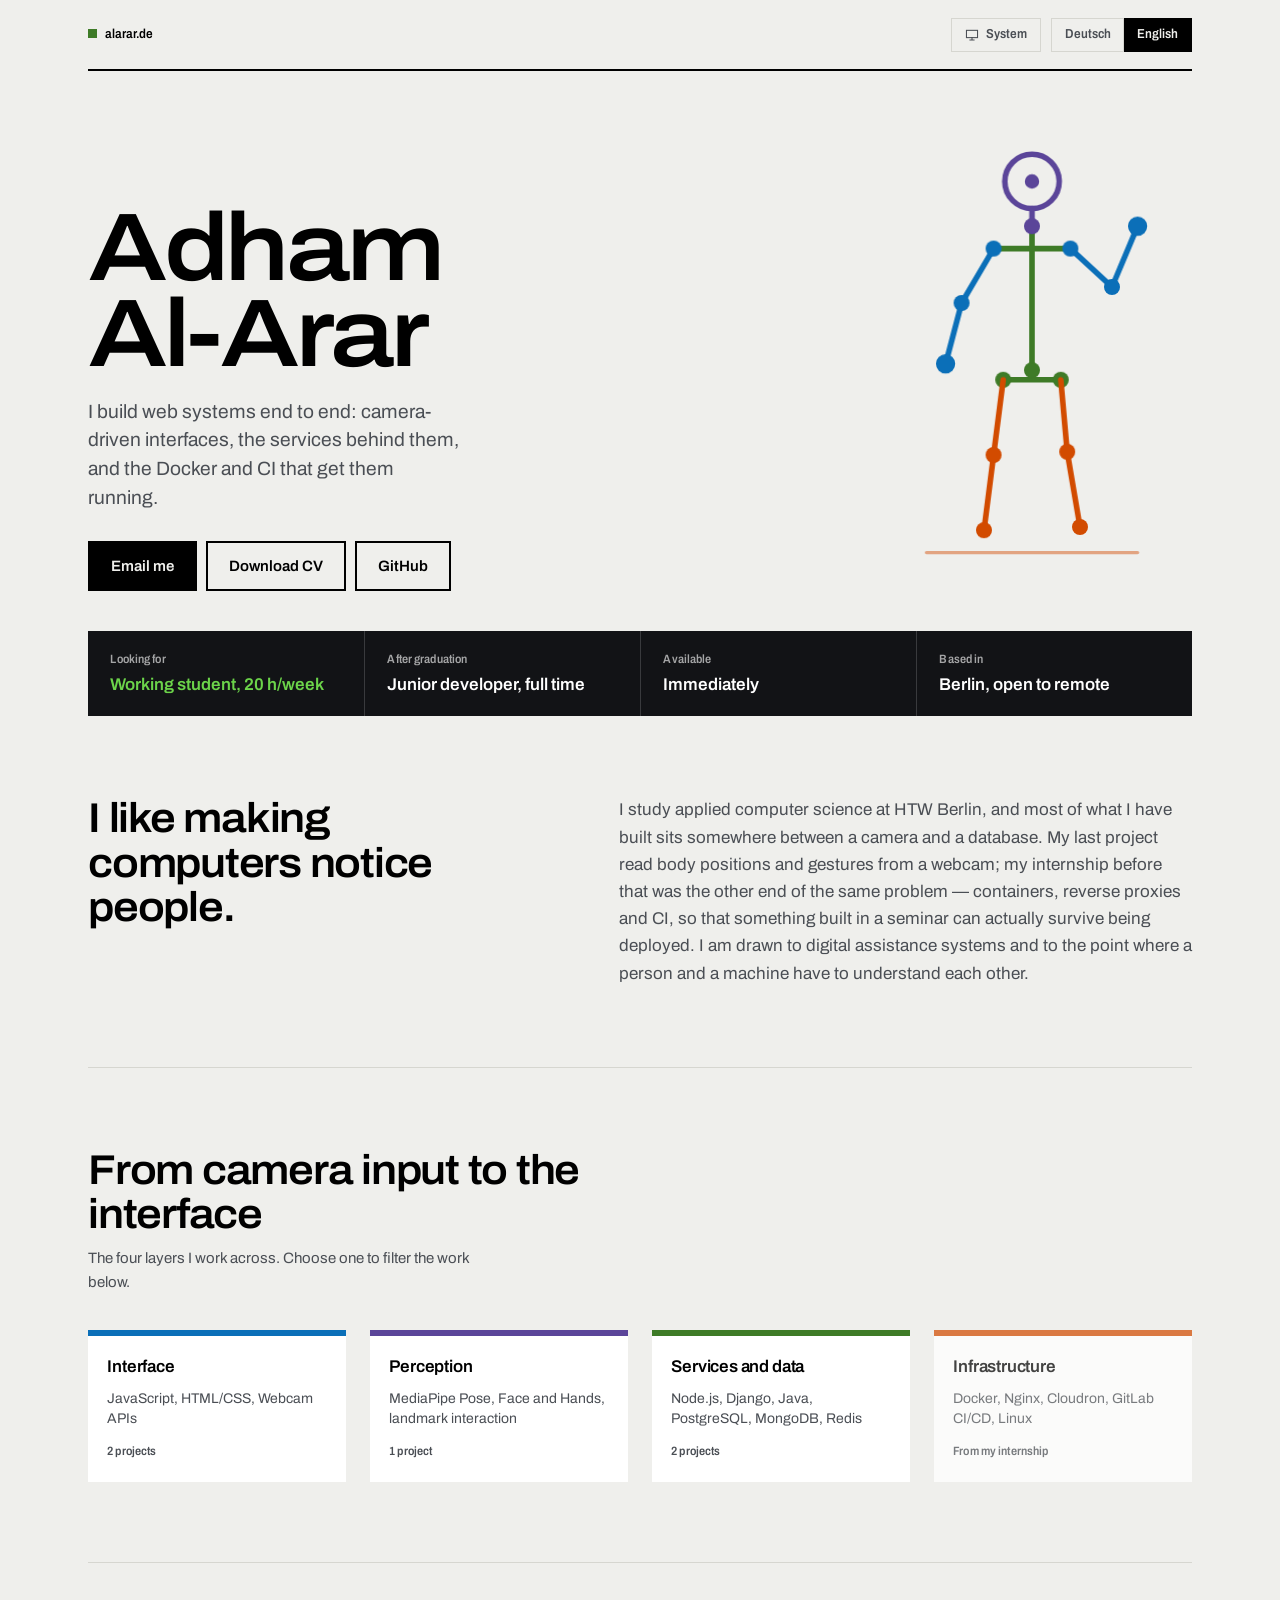
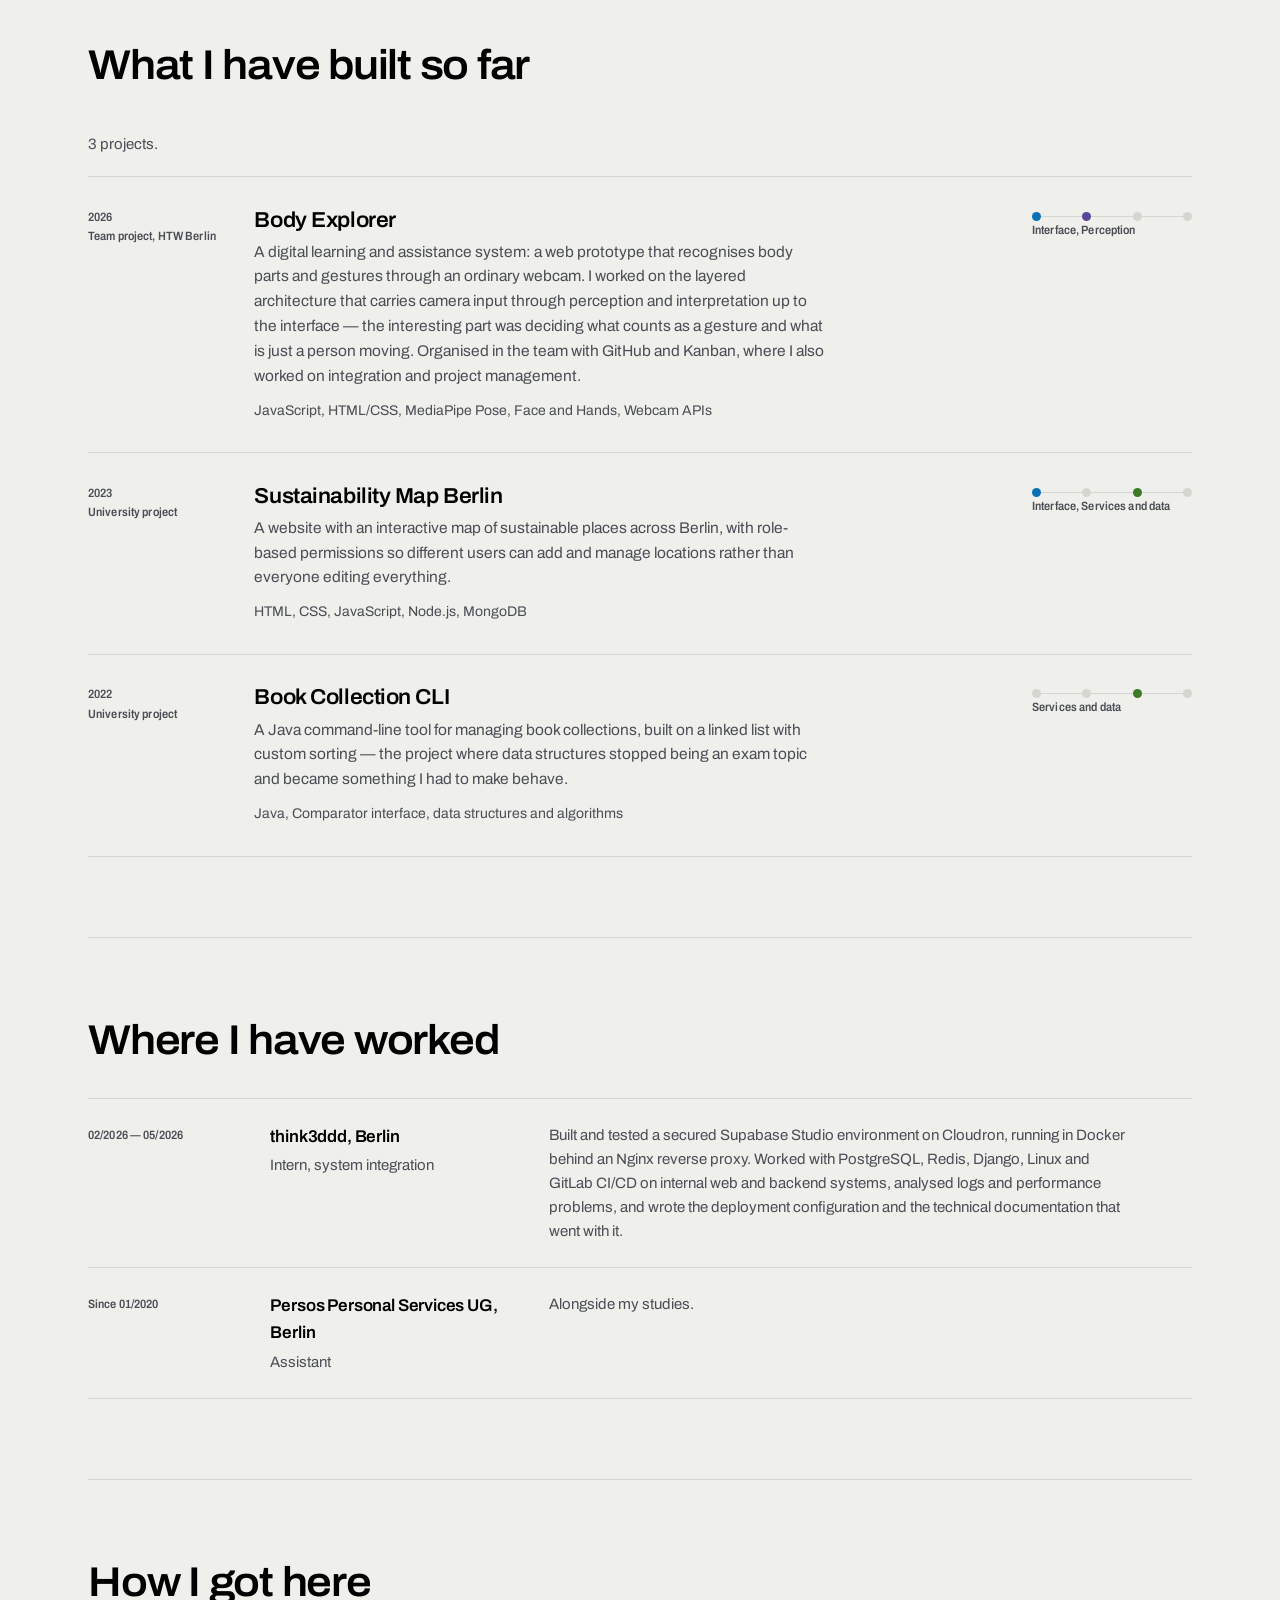
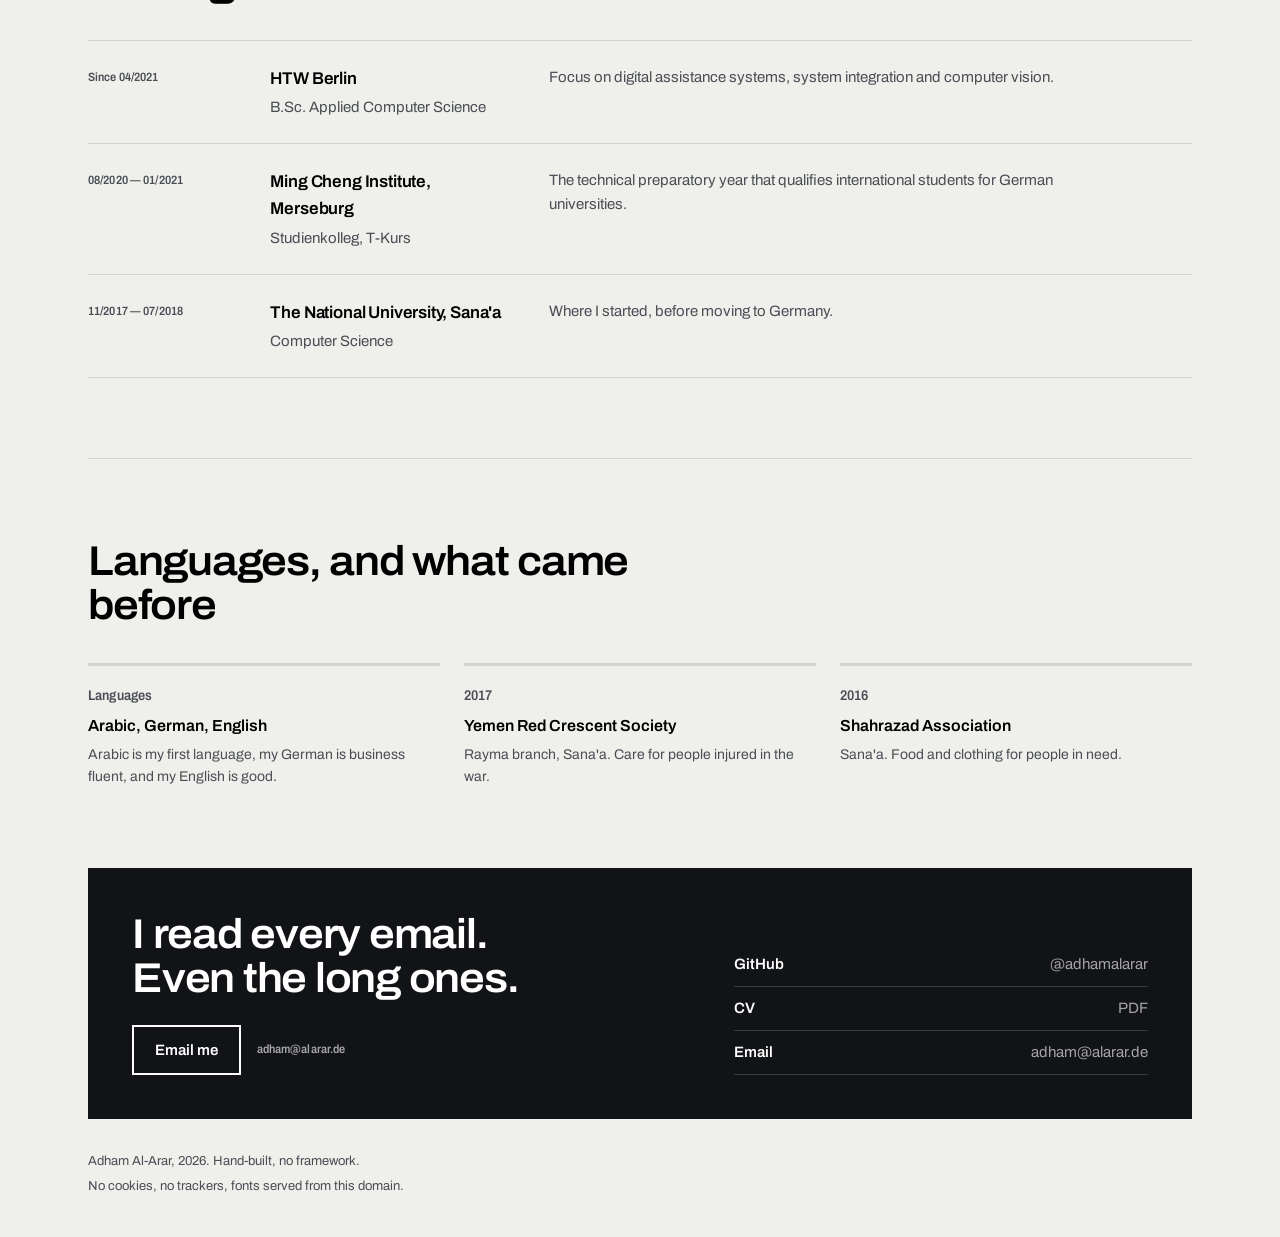
<file: index.html>
<!doctype html>
<html lang="en">
<head>
<meta charset="utf-8">
<meta name="viewport" content="width=device-width, initial-scale=1">
<title>Adham Al-Arar — Applied computer science, Berlin</title>
<meta name="description" content="Applied computer science student at HTW Berlin. Looking for a working-student role, 20 h/week, in Berlin or remote. System integration, web systems and computer-vision interfaces.">
<link rel="preload" href="font/archivo-latin.woff2" as="font" type="font/woff2" crossorigin>
<link rel="stylesheet" href="style.css?v=3">
<link rel="icon" href="data:image/svg+xml,<svg xmlns='http://www.w3.org/2000/svg' viewBox='0 0 32 32'><rect width='32' height='32' fill='%23121316'/><circle cx='16' cy='9' r='4' fill='%23a78bde'/><path d='M16 14v8M9 27l7-5 7 5' stroke='%234ea8e8' stroke-width='2.5' fill='none' stroke-linecap='round'/></svg>">
<script>
// Runs before the first paint, so the right theme is already on <html>
// and a visitor who picked dark never sees a flash of light.
(function () {
  var root = document.documentElement;
  root.className = "js";
  var choice = null;
  try { choice = localStorage.getItem("theme"); } catch (e) {}
  if (choice !== "light" && choice !== "dark") choice = "system";
  root.dataset.themeChoice = choice;
  root.dataset.theme = choice !== "system" ? choice
    : (window.matchMedia("(prefers-color-scheme: dark)").matches ? "dark" : "light");
}());
</script>
</head>

<!-- data-title-de: the page title swaps with the language -->
<body data-title-de="Adham Al-Arar — Angewandte Informatik, Berlin">

<a class="skip" href="#work" data-de="Zu den Projekten springen">Skip to the work</a>

<div class="page">

  <header class="topbar">
    <a class="mark" href="/">alarar.de</a>
    <div class="tools">
      <!-- Hidden until the script unhides it: there is nothing to toggle without
           JavaScript. The icons carry size and stroke as attributes, not only as
           CSS, so the button stays presentable even if the stylesheet is missing. -->
      <button class="theme-toggle" id="theme-toggle" type="button" hidden>
        <span class="theme-icon" aria-hidden="true">
          <svg data-mode="system" viewBox="0 0 24 24" width="14" height="14" fill="none" stroke="currentColor" stroke-width="1.8" stroke-linecap="square"><rect x="2.5" y="4" width="19" height="12.5"/><path d="M8.5 20.5h7M12 16.5v4"/></svg>
          <svg data-mode="light" viewBox="0 0 24 24" width="14" height="14" fill="none" stroke="currentColor" stroke-width="1.8" stroke-linecap="square"><circle cx="12" cy="12" r="4"/><path d="M12 2.5v2.2M12 19.3v2.2M4.2 4.2l1.6 1.6M18.2 18.2l1.6 1.6M2.5 12h2.2M19.3 12h2.2M4.2 19.8l1.6-1.6M18.2 5.8l1.6-1.6"/></svg>
          <svg data-mode="dark" viewBox="0 0 24 24" width="14" height="14" fill="none" stroke="currentColor" stroke-width="1.8" stroke-linecap="square"><path d="M21 12.8A9 9 0 1 1 11.2 3a7 7 0 0 0 9.8 9.8z"/></svg>
        </span>
        <span class="vh" data-de="Farbschema:">Theme:</span>
        <span class="theme-name">
          <span data-mode="system" data-de="System">System</span>
          <span data-mode="light" data-de="Hell">Light</span>
          <span data-mode="dark" data-de="Dunkel">Dark</span>
        </span>
      </button>
      <div class="lang" role="group" aria-label="Language">
        <button type="button" data-lang="de" aria-pressed="false">Deutsch</button>
        <button type="button" data-lang="en" aria-pressed="true">English</button>
      </div>
    </div>
  </header>

  <!-- ============ hero ============ -->
  <section class="hero" aria-label="Introduction">
    <div>
      <h1 class="name">Adham <span>Al-Arar</span></h1>
      <p class="lede" data-de="Ich baue Websysteme von der Kamera bis zum Deployment: kamerabasierte Oberflächen, die Dienste dahinter und das Docker- und CI-Setup, mit dem sie am Ende auch laufen.">I build web systems end to end: camera-driven interfaces, the services behind them, and the Docker and CI that get them running.</p>
      <div class="hero-actions">
        <a class="btn solid" href="mailto:adham@alarar.de" data-de="Schreiben Sie mir">Email me</a>
        <a class="btn" href="cv.pdf" data-de="Lebenslauf (PDF, englisch)">Download CV</a>
        <a class="btn" href="https://github.com/adhamalarar">GitHub</a>
      </div>
    </div>

    <div class="figure">
      <!-- Otl Aicher drew people as points joined by segments. So does MediaPipe.
           Each limb group carries the colour of the layer it stands for. -->
      <svg class="fig" viewBox="0 0 200 290" role="img" aria-labelledby="figure-title">
        <title id="figure-title" data-de="Eine Strichfigur aus Gelenkpunkten, wie sie eine Pose-Erkennung aus einem Kamerabild liest.">A stick figure of joint landmarks, of the kind pose detection reads out of a camera frame.</title>

        <g data-part="services">
          <path class="bone" pathLength="1" d="M100 62 L100 152"/>
          <path class="bone" pathLength="1" d="M76 76 L124 76"/>
          <path class="bone" pathLength="1" d="M82 158 L118 158"/>
          <circle class="joint" cx="100" cy="152" r="5"/>
          <circle class="joint" cx="82" cy="158" r="5"/>
          <circle class="joint" cx="118" cy="158" r="5"/>
        </g>

        <g data-part="interface">
          <path class="bone" pathLength="1" d="M76 76 L56 110 L46 148"/>
          <path class="bone" pathLength="1" d="M124 76 L150 100 L166 62"/>
          <circle class="joint" cx="76" cy="76" r="5"/>
          <circle class="joint" cx="124" cy="76" r="5"/>
          <circle class="joint" cx="56" cy="110" r="5"/>
          <circle class="joint" cx="150" cy="100" r="5"/>
          <circle class="joint" cx="46" cy="148" r="6"/>
          <circle class="joint" cx="166" cy="62" r="6"/>
        </g>

        <g data-part="infra">
          <path class="bone" pathLength="1" d="M82 158 L76 205 L70 252"/>
          <path class="bone" pathLength="1" d="M118 158 L122 203 L130 250"/>
          <circle class="joint" cx="76" cy="205" r="5"/>
          <circle class="joint" cx="122" cy="203" r="5"/>
          <circle class="joint" cx="70" cy="252" r="5"/>
          <circle class="joint" cx="130" cy="250" r="5"/>
          <path class="bone ground" pathLength="1" d="M34 266 L166 266"/>
        </g>

        <g data-part="perception">
          <path class="bone" pathLength="1" d="M100 51 L100 62"/>
          <circle class="bone" pathLength="1" cx="100" cy="34" r="17"/>
          <circle class="joint" cx="100" cy="34" r="4.5"/>
          <circle class="joint" cx="100" cy="62" r="5"/>
        </g>
      </svg>
    </div>
  </section>

  <!-- ============ availability ============ -->
  <!-- The four things a German employer checks before reading anything else.
       TODO: correct "Immediately" / "ab sofort" if you have a start date.
       TODO: if your residence permit already allows the work, say so here —
             it removes the one doubt that stops student applications. -->
  <section class="band" aria-label="Availability">
    <div>
      <p class="data" data-de="Ich suche">Looking for</p>
      <strong class="live" data-de="Werkstudent, 20 Std./Woche">Working student, 20 h/week</strong>
    </div>
    <div>
      <p class="data" data-de="Nach dem Abschluss">After graduation</p>
      <strong data-de="Berufseinstieg als Junior-Entwickler">Junior developer, full time</strong>
    </div>
    <div>
      <p class="data" data-de="Verfügbar">Available</p>
      <strong data-de="ab sofort">Immediately</strong>
    </div>
    <div>
      <p class="data" data-de="Standort">Based in</p>
      <strong data-de="Berlin, remote möglich">Berlin, open to remote</strong>
    </div>
  </section>

  <!-- ============ about ============ -->
  <section class="strip about" aria-labelledby="about-heading">
    <h2 class="heading" id="about-heading" data-de="Ich bringe Computern bei, Menschen zu bemerken.">I like making computers notice people.</h2>
    <div>
      <p class="prose" data-de="Ich studiere Angewandte Informatik an der HTW Berlin, und fast alles, was ich bisher gebaut habe, liegt irgendwo zwischen einer Kamera und einer Datenbank. In meinem letzten Projekt habe ich Körperhaltungen und Gesten aus einem Webcam-Bild gelesen; im Praktikum davor ging es um dasselbe Problem von der anderen Seite — Container, Reverse Proxys und CI, damit etwas aus einem Seminar auch im Betrieb überlebt. Mich interessieren digitale Assistenzsysteme und genau die Stelle, an der Mensch und Maschine einander verstehen müssen.">I study applied computer science at HTW Berlin, and most of what I have built sits somewhere between a camera and a database. My last project read body positions and gestures from a webcam; my internship before that was the other end of the same problem — containers, reverse proxies and CI, so that something built in a seminar can actually survive being deployed. I am drawn to digital assistance systems and to the point where a person and a machine have to understand each other.</p>
    </div>
  </section>

  <!-- ============ stack ============ -->
  <section class="strip" aria-labelledby="stack-heading">
    <div class="strip-head">
      <h2 class="heading" id="stack-heading" data-de="Vom Kamerabild bis zur Oberfläche">From camera input to the interface</h2>
      <p class="sub" data-de="Die vier Ebenen, in denen ich arbeite. Eine auswählen, um die Projekte darunter zu filtern.">The four layers I work across. Choose one to filter the work below.</p>
    </div>

    <div class="layers">
      <button class="layer" type="button" data-layer="interface" aria-pressed="false">
        <span class="layer-name" data-de="Oberfläche">Interface</span>
        <span class="layer-tech">JavaScript, HTML/CSS, Webcam APIs</span>
        <span class="layer-count data"></span>
      </button>

      <button class="layer" type="button" data-layer="perception" aria-pressed="false">
        <span class="layer-name" data-de="Wahrnehmung">Perception</span>
        <span class="layer-tech" data-de="MediaPipe Pose, Face und Hands, Interaktion über Landmarks">MediaPipe Pose, Face and Hands, landmark interaction</span>
        <span class="layer-count data"></span>
      </button>

      <button class="layer" type="button" data-layer="services" aria-pressed="false">
        <span class="layer-name" data-de="Dienste und Daten">Services and data</span>
        <span class="layer-tech">Node.js, Django, Java, PostgreSQL, MongoDB, Redis</span>
        <span class="layer-count data"></span>
      </button>

      <button class="layer" type="button" data-layer="infra" aria-pressed="false">
        <span class="layer-name" data-de="Infrastruktur">Infrastructure</span>
        <span class="layer-tech">Docker, Nginx, Cloudron, GitLab CI/CD, Linux</span>
        <span class="layer-count data"></span>
      </button>
    </div>
  </section>

  <!-- ============ work ============ -->
  <section class="strip" id="work" aria-labelledby="work-heading">
    <div class="strip-head">
      <h2 class="heading" id="work-heading" data-de="Was ich bisher gebaut habe">What I have built so far</h2>
    </div>

    <div class="filterbar">
      <p class="sub" id="status"></p>
      <button class="clear" type="button" id="clear" hidden data-de="Alle Projekte zeigen">Show every project</button>
    </div>

    <div class="work">

      <article class="project" data-layers="interface perception">
        <div class="when">
          <p class="data">2026</p>
          <p class="data" data-de="Teamprojekt, HTW Berlin">Team project, HTW Berlin</p>
        </div>
        <div>
          <h3>Body Explorer</h3>
          <p class="prose meta" data-de="Ein digitales Lern- und Assistenzsystem: ein Web-Prototyp, der Körperteile und Gesten über eine normale Webcam erkennt. Ich habe an der Schichtenarchitektur gearbeitet, die das Kamerabild über Wahrnehmung und Interpretation bis zur Oberfläche trägt — spannend war dabei die Frage, was als Geste zählt und was einfach nur Bewegung ist. Im Team mit GitHub und Kanban organisiert, wo ich auch Integration und Projektmanagement übernommen habe.">A digital learning and assistance system: a web prototype that recognises body parts and gestures through an ordinary webcam. I worked on the layered architecture that carries camera input through perception and interpretation up to the interface — the interesting part was deciding what counts as a gesture and what is just a person moving. Organised in the team with GitHub and Kanban, where I also worked on integration and project management.</p>
          <p class="built">JavaScript, HTML/CSS, MediaPipe Pose, Face and Hands, Webcam APIs</p>
        </div>
        <div class="side"></div>
      </article>

      <article class="project" data-layers="interface services">
        <div class="when">
          <p class="data">2023</p>
          <p class="data" data-de="Hochschulprojekt">University project</p>
        </div>
        <div>
          <h3 data-de="Nachhaltigkeitskarte Berlin">Sustainability Map Berlin</h3>
          <p class="prose meta" data-de="Eine Website mit einer interaktiven Karte nachhaltiger Orte in Berlin, mit rollenbasierten Rechten, damit verschiedene Nutzergruppen Orte pflegen können, statt dass jeder alles bearbeitet.">A website with an interactive map of sustainable places across Berlin, with role-based permissions so different users can add and manage locations rather than everyone editing everything.</p>
          <p class="built">HTML, CSS, JavaScript, Node.js, MongoDB</p>
        </div>
        <div class="side"></div>
      </article>

      <article class="project" data-layers="services">
        <div class="when">
          <p class="data">2022</p>
          <p class="data" data-de="Hochschulprojekt">University project</p>
        </div>
        <div>
          <h3 data-de="Büchersammlung (CLI)">Book Collection CLI</h3>
          <p class="prose meta" data-de="Ein Java-Kommandozeilenprogramm zur Verwaltung von Büchersammlungen, aufgebaut auf einer verketteten Liste mit eigener Sortierung — das Projekt, in dem Datenstrukturen aufgehört haben, ein Prüfungsthema zu sein, und angefangen haben, etwas zu sein, das ich zum Laufen bringen musste.">A Java command-line tool for managing book collections, built on a linked list with custom sorting — the project where data structures stopped being an exam topic and became something I had to make behave.</p>
          <p class="built" data-de="Java, Comparator-Interface, Datenstrukturen und Algorithmen">Java, Comparator interface, data structures and algorithms</p>
        </div>
        <div class="side"></div>
      </article>

    </div>
    <p class="empty" id="empty" hidden data-de="In dieser Ebene noch nichts.">Nothing at this layer yet.</p>
  </section>

  <!-- ============ experience ============ -->
  <section class="strip" aria-labelledby="history-heading">
    <div class="strip-head">
      <h2 class="heading" id="history-heading" data-de="Wo ich gearbeitet habe">Where I have worked</h2>
    </div>

    <div class="history">
      <div class="entry">
        <p class="when data">02/2026 — 05/2026</p>
        <div>
          <p class="who">think3ddd, Berlin</p>
          <p class="role" data-de="Praktikant, Systemintegration">Intern, system integration</p>
        </div>
        <p class="prose" data-de="Eine abgesicherte Supabase-Studio-Umgebung auf Cloudron aufgebaut und getestet, in Docker hinter einem Nginx-Reverse-Proxy. Mit PostgreSQL, Redis, Django, Linux und GitLab CI/CD an internen Web- und Backendsystemen gearbeitet, Logs und Performanceprobleme analysiert und die Deployment-Konfiguration samt technischer Dokumentation geschrieben.">Built and tested a secured Supabase Studio environment on Cloudron, running in Docker behind an Nginx reverse proxy. Worked with PostgreSQL, Redis, Django, Linux and GitLab CI/CD on internal web and backend systems, analysed logs and performance problems, and wrote the deployment configuration and the technical documentation that went with it.</p>
      </div>

      <div class="entry">
        <p class="when data" data-de="seit 01/2020">Since 01/2020</p>
        <div>
          <p class="who">Persos Personal Services UG, Berlin</p>
          <p class="role" data-de="Assistenz">Assistant</p>
        </div>
        <p class="prose" data-de="Neben dem Studium.">Alongside my studies.</p>
      </div>
    </div>
  </section>

  <!-- ============ education ============ -->
  <section class="strip" aria-labelledby="education-heading">
    <div class="strip-head">
      <h2 class="heading" id="education-heading" data-de="Mein Weg hierher">How I got here</h2>
    </div>

    <div class="history">
      <div class="entry">
        <p class="when data" data-de="seit 04/2021">Since 04/2021</p>
        <div>
          <p class="who">HTW Berlin</p>
          <p class="role" data-de="B.Sc. Angewandte Informatik">B.Sc. Applied Computer Science</p>
        </div>
        <p class="prose" data-de="Schwerpunkte: digitale Assistenzsysteme, Systemintegration und Computer Vision.">Focus on digital assistance systems, system integration and computer vision.</p>
      </div>

      <div class="entry">
        <p class="when data">08/2020 — 01/2021</p>
        <div>
          <p class="who" data-de="Ming Cheng Institut, Merseburg">Ming Cheng Institute, Merseburg</p>
          <p class="role">Studienkolleg, T-Kurs</p>
        </div>
        <p class="prose" data-de="Das technische Vorbereitungsjahr, das internationale Studierende für ein Studium an deutschen Hochschulen qualifiziert.">The technical preparatory year that qualifies international students for German universities.</p>
      </div>

      <div class="entry">
        <p class="when data">11/2017 — 07/2018</p>
        <div>
          <p class="who" data-de="The National University, Sanaa">The National University, Sana'a</p>
          <p class="role" data-de="Informatik">Computer Science</p>
        </div>
        <p class="prose" data-de="Wo ich angefangen habe, bevor ich nach Deutschland gekommen bin.">Where I started, before moving to Germany.</p>
      </div>
    </div>
  </section>

  <!-- ============ languages + volunteering ============ -->
  <section class="strip" aria-labelledby="volunteering-heading">
    <div class="strip-head">
      <h2 class="heading" id="volunteering-heading" data-de="Sprachen und Engagement">Languages, and what came before</h2>
    </div>

    <ul class="helped">
      <li>
        <p class="data" data-de="Sprachen">Languages</p>
        <strong data-de="Arabisch, Deutsch, Englisch">Arabic, German, English</strong>
        <p data-de="Arabisch Muttersprache. Deutsch verhandlungssicher. Englisch gut.">Arabic is my first language, my German is business fluent, and my English is good.</p>
      </li>
      <li>
        <p class="data">2017</p>
        <strong data-de="Jemenitischer Roter Halbmond">Yemen Red Crescent Society</strong>
        <p data-de="Zweigstelle Rayma, Sanaa. Betreuung von Menschen, die im Krieg verletzt wurden.">Rayma branch, Sana'a. Care for people injured in the war.</p>
      </li>
      <li>
        <p class="data">2016</p>
        <strong data-de="Shahrazad-Verein">Shahrazad Association</strong>
        <p data-de="Sanaa. Lebensmittel- und Kleiderspenden für Menschen in Not.">Sana'a. Food and clothing for people in need.</p>
      </li>
    </ul>
  </section>

  <!-- ============ contact ============ -->
  <section class="contact" aria-label="Contact">
    <div>
      <h2 class="heading" data-de="Ich lese jede E-Mail. Auch die langen.">I read every email. Even the long ones.</h2>
      <div class="actions">
        <a class="btn" href="mailto:adham@alarar.de" data-de="Schreiben Sie mir">Email me</a>
        <span class="data">adham@alarar.de</span>
      </div>
    </div>

    <ul class="elsewhere">
      <li><a href="https://github.com/adhamalarar">GitHub</a><span>@adhamalarar</span></li>
      <li><a href="cv.pdf" data-de="Lebenslauf">CV</a><span data-de="PDF, englisch">PDF</span></li>
      <li><a href="mailto:adham@alarar.de" data-de="E-Mail">Email</a><span>adham@alarar.de</span></li>
    </ul>
  </section>

  <footer>
    <p data-de="Adham Al-Arar, 2026. Von Hand gebaut, ohne Framework.">Adham Al-Arar, 2026. Hand-built, no framework.</p>
    <p data-de="Keine Cookies, keine Tracker, Schrift von dieser Domain ausgeliefert.">No cookies, no trackers, fonts served from this domain.</p>
  </footer>

</div>

<script>
(function () {
  var root = document.documentElement;
  var toggle = document.getElementById('theme-toggle');
  var order = ['system', 'light', 'dark'];
  var prefersDark = window.matchMedia('(prefers-color-scheme: dark)');
  var modes = Array.prototype.slice.call(toggle.querySelectorAll('[data-mode]'));

  // data-theme-choice is what the visitor picked; data-theme is what that
  // resolves to right now, which for "system" is whatever the OS says.
  function paint() {
    var choice = root.dataset.themeChoice;
    root.dataset.theme = choice !== 'system' ? choice
      : (prefersDark.matches ? 'dark' : 'light');
    // One icon and one word, chosen here rather than in CSS: an inline display
    // beats whatever stale stylesheet the browser happens to hold.
    modes.forEach(function (el) {
      el.style.display = el.getAttribute('data-mode') === choice ? '' : 'none';
    });
  }

  toggle.addEventListener('click', function () {
    var next = order[(order.indexOf(root.dataset.themeChoice) + 1) % order.length];
    root.dataset.themeChoice = next;
    try {
      if (next === 'system') localStorage.removeItem('theme');
      else localStorage.setItem('theme', next);
    } catch (e) {}
    paint();
  });

  // Follow the OS live while the pick is "system".
  if (prefersDark.addEventListener) prefersDark.addEventListener('change', paint);
  else if (prefersDark.addListener) prefersDark.addListener(paint);

  paint();
  toggle.hidden = false;
}());

(function () {
  var layers = Array.prototype.slice.call(document.querySelectorAll('.layer'));
  var projects = Array.prototype.slice.call(document.querySelectorAll('.project'));
  var status = document.getElementById('status');
  var clear = document.getElementById('clear');
  var empty = document.getElementById('empty');
  var fig = document.querySelector('.fig');
  var order = layers.map(function (l) { return l.dataset.layer; });
  var active = null;
  var lang = 'en';

  // Strings the script writes itself, in both languages.
  var words = {
    en: { all: 'projects', one: 'project', inLayer: 'in', internship: 'From my internship' },
    de: { all: 'Projekte', one: 'Projekt', inLayer: 'in', internship: 'Aus meinem Praktikum' }
  };

  function touches(project, layer) {
    return project.dataset.layers.split(' ').indexOf(layer) !== -1;
  }

  function nameOf(key) {
    var el = document.querySelector('.layer[data-layer="' + key + '"] .layer-name');
    return el.textContent.trim();
  }

  // ---- language ----
  // English lives in the markup; German lives in data-de. Swapping is the whole
  // mechanism, so adding a sentence means adding it in two places and nothing else.
  var translatable = Array.prototype.slice.call(document.querySelectorAll('[data-de]'));
  translatable.forEach(function (n) { n.dataset.en = n.innerHTML; });

  var titles = { en: document.title, de: document.body.dataset.titleDe };
  var buttons = Array.prototype.slice.call(document.querySelectorAll('.lang button'));

  function setLang(next) {
    lang = next === 'de' ? 'de' : 'en';
    document.documentElement.lang = lang;
    document.title = titles[lang];
    translatable.forEach(function (n) { n.innerHTML = n.dataset[lang]; });
    buttons.forEach(function (b) { b.setAttribute('aria-pressed', String(b.dataset.lang === lang)); });
    try { localStorage.setItem('lang', lang); } catch (e) {}
    render();
  }

  buttons.forEach(function (b) {
    b.addEventListener('click', function () { setLang(b.dataset.lang); });
  });

  // ---- counts, filter, landmark edges ----
  function render() {
    var shown = 0;

    projects.forEach(function (p) {
      var visible = !active || touches(p, active);
      p.hidden = !visible;
      if (visible) shown += 1;

      // One dot per layer, joined like a landmark edge. Lit where the project reaches.
      var dots = order.map(function (key, i) {
        var on = touches(p, key);
        return (i ? '<s></s>' : '') +
          '<i class="' + (on ? '' : 'off') + '" style="--c:var(--' + key + ')" title="' + nameOf(key) + '"></i>';
      }).join('');
      var reached = order.filter(function (key) { return touches(p, key); }).map(nameOf).join(', ');
      p.querySelector('.side').innerHTML =
        '<span class="edge">' + dots + '</span><p class="data">' + reached + '</p>';
    });

    layers.forEach(function (l) {
      var n = projects.filter(function (p) { return touches(p, l.dataset.layer); }).length;
      // Counts are derived, so they stay right when a project is added.
      l.querySelector('.layer-count').textContent =
        n === 0 ? words[lang].internship : n + ' ' + (n === 1 ? words[lang].one : words[lang].all);
      l.disabled = n === 0;
      l.setAttribute('aria-pressed', String(l.dataset.layer === active));
    });

    status.textContent = active
      ? shown + ' ' + (shown === 1 ? words[lang].one : words[lang].all) + ' ' + words[lang].inLayer + ' ' + nameOf(active) + '.'
      : projects.length + ' ' + words[lang].all + '.';
    clear.hidden = !active;
    empty.hidden = shown > 0;

    if (active) { fig.dataset.active = active; } else { delete fig.dataset.active; }
  }

  layers.forEach(function (l) {
    l.addEventListener('click', function () {
      active = active === l.dataset.layer ? null : l.dataset.layer;
      render();
    });
  });
  clear.addEventListener('click', function () { active = null; render(); });

  var saved = null;
  try { saved = localStorage.getItem('lang'); } catch (e) {}
  // A German browser gets the German page first; the choice is then remembered.
  setLang(saved || ((navigator.language || '').slice(0, 2) === 'de' ? 'de' : 'en'));

  // ---- the one piece of motion: the figure assembles itself, once ----
  var bones = Array.prototype.slice.call(fig.querySelectorAll('.bone'));
  var joints = Array.prototype.slice.call(fig.querySelectorAll('.joint'));
  bones.forEach(function (b, i) { b.style.animationDelay = (i * 0.07) + 's'; });
  joints.forEach(function (j, i) { j.style.animationDelay = (0.5 + i * 0.04) + 's'; });
  requestAnimationFrame(function () { fig.classList.add('drawn'); });
}());
</script>

</body>
</html>
</file>
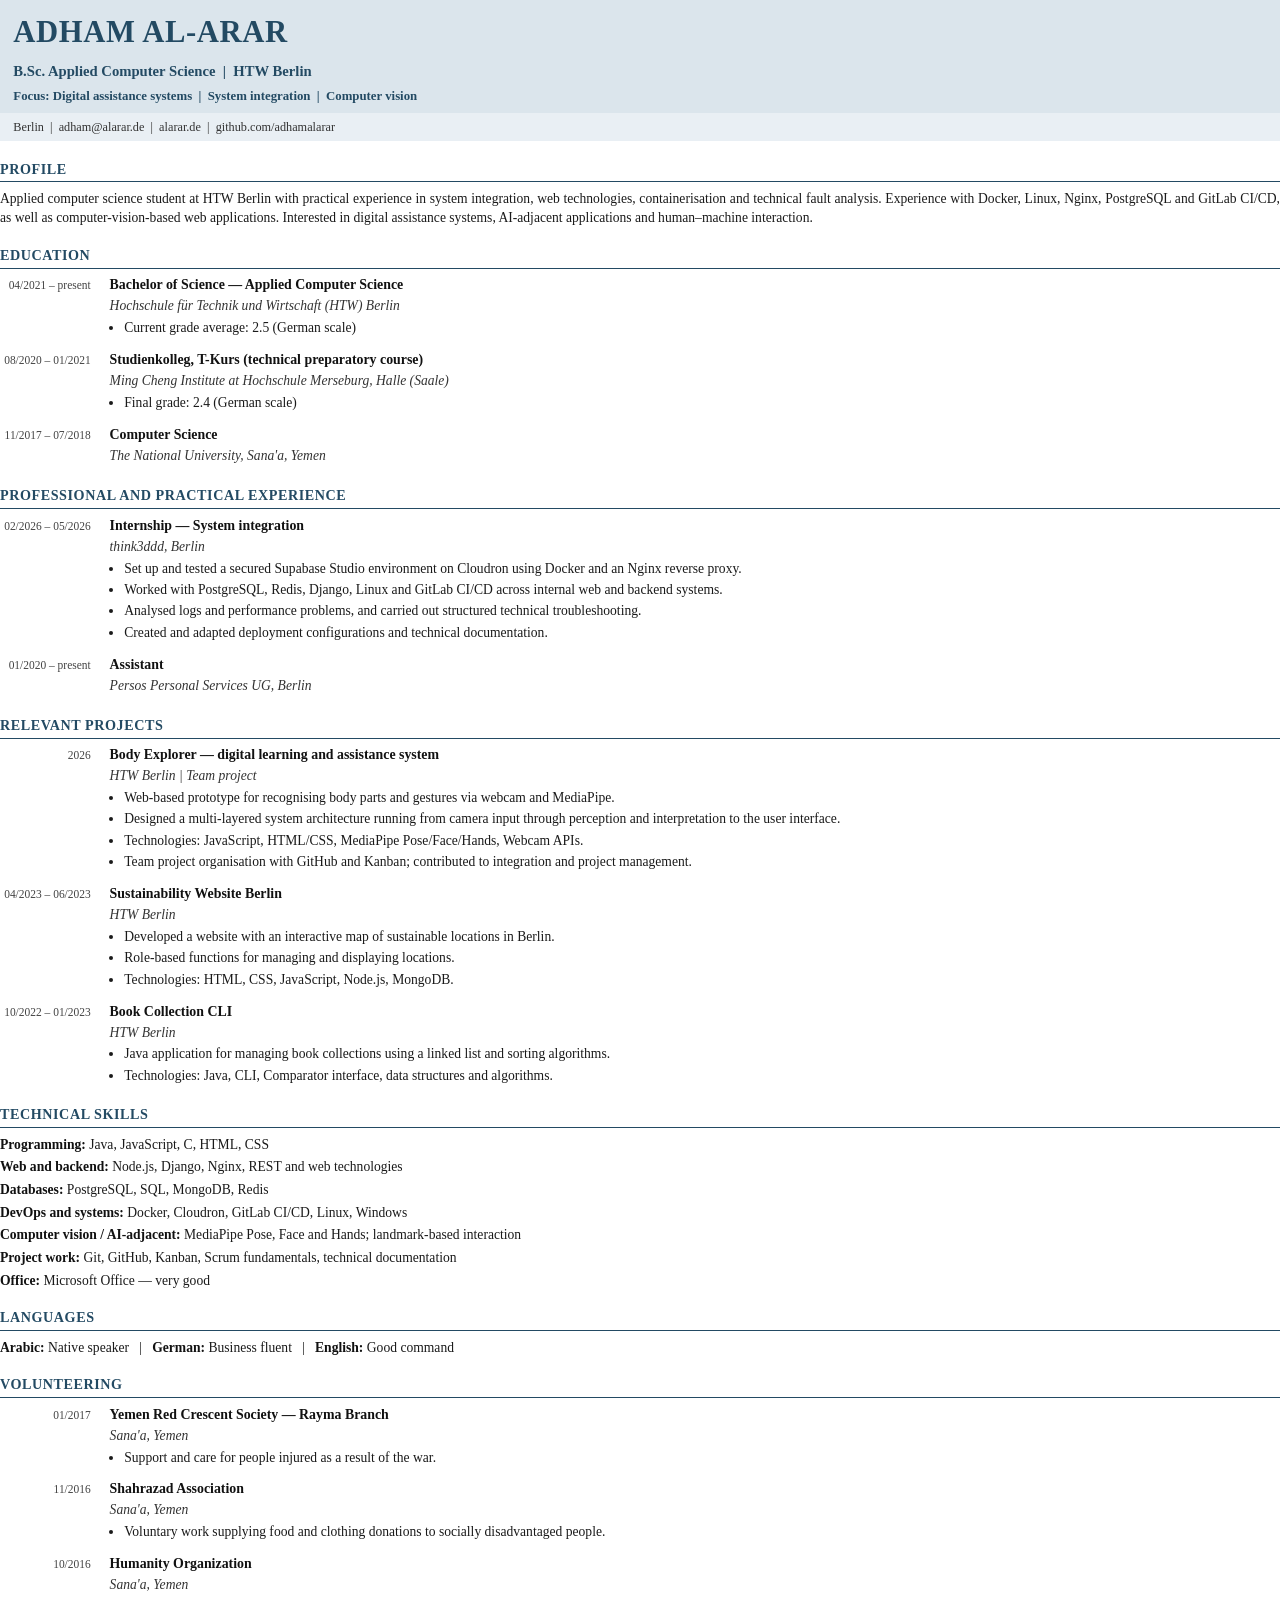
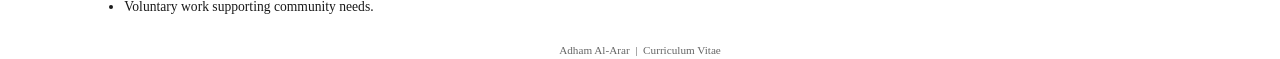
<file: cv.html>
<!doctype html>
<html lang="en">
<head>
<meta charset="utf-8">
<title>Adham Al-Arar — Curriculum Vitae</title>
<style>
  @page { size: A4; margin: 14mm 15mm 12mm; }
  * { box-sizing: border-box; }
  body {
    margin: 0;
    font-family: Georgia, "Times New Roman", serif;
    font-size: 10.2pt;
    line-height: 1.42;
    color: #1a1a1a;
  }
  .name {
    background: #dbe5ec;
    padding: 8pt 10pt 6pt;
    margin-bottom: 0;
  }
  h1 {
    margin: 0;
    font-size: 23pt;
    letter-spacing: .02em;
    color: #234a63;
    font-weight: 700;
  }
  .degree { margin: 5pt 0 0; font-size: 11pt; font-weight: 700; color: #234a63; }
  .focus  { margin: 4pt 0 0; font-size: 9.6pt; font-weight: 700; color: #234a63; }
  .contact {
    background: #e9eff4;
    padding: 4pt 10pt;
    font-size: 9.2pt;
    color: #333;
    margin-bottom: 12pt;
  }
  h2 {
    font-size: 10.6pt;
    color: #234a63;
    letter-spacing: .04em;
    text-transform: uppercase;
    margin: 13pt 0 5pt;
    padding-bottom: 2pt;
    border-bottom: .8pt solid #234a63;
  }
  .entry { display: grid; grid-template-columns: 24mm 1fr; gap: 5mm; margin-bottom: 8pt; }
  .when { font-size: 8.6pt; color: #444; text-align: right; padding-top: 1.5pt; }
  .what h3 { margin: 0; font-size: 10.4pt; font-weight: 700; color: #111; }
  .what .org { margin: 1pt 0 2pt; font-style: italic; color: #333; }
  ul { margin: 2pt 0 0; padding-left: 11pt; }
  li { margin-bottom: 1.5pt; }
  p { margin: 0; }
  .skills p { margin-bottom: 2.5pt; }
  .skills b, .langs b { color: #111; }
  .profile { text-align: justify; }
  footer {
    margin-top: 14pt; padding-top: 4pt;
    font-size: 8.4pt; color: #666; text-align: center;
  }

  /* Read on a screen in the dark, this page is a sheet of paper held up to
     your face. Scoped to screen, so print — and the generated PDF — keeps
     the light palette exactly as it is. There is no toggle here: the CV is
     a print document with no JavaScript, so it just follows the OS. */
  @media screen and (prefers-color-scheme: dark) {
    :root { color-scheme: dark; }
    body { background: #14171a; color: #e4e7ea; }
    .name { background: #1e2a33; }
    h1, .degree, .focus, h2 { color: #9cc3dd; }
    h2 { border-bottom-color: #4b6b81; }
    .contact { background: #1a242b; color: #bcc4ca; }
    .when { color: #a2aab0; }
    .what h3, .skills b, .langs b { color: #f1f4f6; }
    .what .org { color: #c1c8cd; }
    footer { color: #8c9499; }
  }
</style>
</head>
<body>

<div class="name">
  <h1>ADHAM AL-ARAR</h1>
  <p class="degree">B.Sc. Applied Computer Science &nbsp;|&nbsp; HTW Berlin</p>
  <p class="focus">Focus: Digital assistance systems &nbsp;|&nbsp; System integration &nbsp;|&nbsp; Computer vision</p>
</div>
<div class="contact">Berlin &nbsp;|&nbsp; adham@alarar.de &nbsp;|&nbsp; alarar.de &nbsp;|&nbsp; github.com/adhamalarar</div>

<h2>Profile</h2>
<p class="profile">Applied computer science student at HTW Berlin with practical experience in
system integration, web technologies, containerisation and technical fault analysis. Experience
with Docker, Linux, Nginx, PostgreSQL and GitLab CI/CD, as well as computer-vision-based web
applications. Interested in digital assistance systems, AI-adjacent applications and
human–machine interaction.</p>

<h2>Education</h2>

<div class="entry">
  <div class="when">04/2021 – present</div>
  <div class="what">
    <h3>Bachelor of Science — Applied Computer Science</h3>
    <p class="org">Hochschule für Technik und Wirtschaft (HTW) Berlin</p>
    <ul><li>Current grade average: 2.5 (German scale)</li></ul>
  </div>
</div>

<div class="entry">
  <div class="when">08/2020 – 01/2021</div>
  <div class="what">
    <h3>Studienkolleg, T-Kurs (technical preparatory course)</h3>
    <p class="org">Ming Cheng Institute at Hochschule Merseburg, Halle (Saale)</p>
    <ul><li>Final grade: 2.4 (German scale)</li></ul>
  </div>
</div>

<div class="entry">
  <div class="when">11/2017 – 07/2018</div>
  <div class="what">
    <h3>Computer Science</h3>
    <p class="org">The National University, Sana'a, Yemen</p>
  </div>
</div>

<h2>Professional and practical experience</h2>

<div class="entry">
  <div class="when">02/2026 – 05/2026</div>
  <div class="what">
    <h3>Internship — System integration</h3>
    <p class="org">think3ddd, Berlin</p>
    <ul>
      <li>Set up and tested a secured Supabase Studio environment on Cloudron using Docker and an Nginx reverse proxy.</li>
      <li>Worked with PostgreSQL, Redis, Django, Linux and GitLab CI/CD across internal web and backend systems.</li>
      <li>Analysed logs and performance problems, and carried out structured technical troubleshooting.</li>
      <li>Created and adapted deployment configurations and technical documentation.</li>
    </ul>
  </div>
</div>

<div class="entry">
  <div class="when">01/2020 – present</div>
  <div class="what">
    <h3>Assistant</h3>
    <p class="org">Persos Personal Services UG, Berlin</p>
  </div>
</div>

<h2>Relevant projects</h2>

<div class="entry">
  <div class="when">2026</div>
  <div class="what">
    <h3>Body Explorer — digital learning and assistance system</h3>
    <p class="org">HTW Berlin | Team project</p>
    <ul>
      <li>Web-based prototype for recognising body parts and gestures via webcam and MediaPipe.</li>
      <li>Designed a multi-layered system architecture running from camera input through perception and interpretation to the user interface.</li>
      <li>Technologies: JavaScript, HTML/CSS, MediaPipe Pose/Face/Hands, Webcam APIs.</li>
      <li>Team project organisation with GitHub and Kanban; contributed to integration and project management.</li>
    </ul>
  </div>
</div>

<div class="entry">
  <div class="when">04/2023 – 06/2023</div>
  <div class="what">
    <h3>Sustainability Website Berlin</h3>
    <p class="org">HTW Berlin</p>
    <ul>
      <li>Developed a website with an interactive map of sustainable locations in Berlin.</li>
      <li>Role-based functions for managing and displaying locations.</li>
      <li>Technologies: HTML, CSS, JavaScript, Node.js, MongoDB.</li>
    </ul>
  </div>
</div>

<div class="entry">
  <div class="when">10/2022 – 01/2023</div>
  <div class="what">
    <h3>Book Collection CLI</h3>
    <p class="org">HTW Berlin</p>
    <ul>
      <li>Java application for managing book collections using a linked list and sorting algorithms.</li>
      <li>Technologies: Java, CLI, Comparator interface, data structures and algorithms.</li>
    </ul>
  </div>
</div>

<h2>Technical skills</h2>
<div class="skills">
  <p><b>Programming:</b> Java, JavaScript, C, HTML, CSS</p>
  <p><b>Web and backend:</b> Node.js, Django, Nginx, REST and web technologies</p>
  <p><b>Databases:</b> PostgreSQL, SQL, MongoDB, Redis</p>
  <p><b>DevOps and systems:</b> Docker, Cloudron, GitLab CI/CD, Linux, Windows</p>
  <p><b>Computer vision / AI-adjacent:</b> MediaPipe Pose, Face and Hands; landmark-based interaction</p>
  <p><b>Project work:</b> Git, GitHub, Kanban, Scrum fundamentals, technical documentation</p>
  <p><b>Office:</b> Microsoft Office — very good</p>
</div>

<h2>Languages</h2>
<div class="langs">
  <p><b>Arabic:</b> Native speaker &nbsp;&nbsp;|&nbsp;&nbsp; <b>German:</b> Business fluent &nbsp;&nbsp;|&nbsp;&nbsp; <b>English:</b> Good command</p>
</div>

<h2>Volunteering</h2>

<div class="entry">
  <div class="when">01/2017</div>
  <div class="what">
    <h3>Yemen Red Crescent Society — Rayma Branch</h3>
    <p class="org">Sana'a, Yemen</p>
    <ul><li>Support and care for people injured as a result of the war.</li></ul>
  </div>
</div>

<div class="entry">
  <div class="when">11/2016</div>
  <div class="what">
    <h3>Shahrazad Association</h3>
    <p class="org">Sana'a, Yemen</p>
    <ul><li>Voluntary work supplying food and clothing donations to socially disadvantaged people.</li></ul>
  </div>
</div>

<div class="entry">
  <div class="when">10/2016</div>
  <div class="what">
    <h3>Humanity Organization</h3>
    <p class="org">Sana'a, Yemen</p>
    <ul><li>Voluntary work supporting community needs.</li></ul>
  </div>
</div>

<footer>Adham Al-Arar &nbsp;|&nbsp; Curriculum Vitae</footer>

</body>
</html>
</file>
<file: style.css>
/* ---------------------------------------------------------------
   Adham Al-Arar — portfolio

   Concept: Otl Aicher's Munich 1972 pictograms reduced a person to
   points joined by segments on a 90/45 degree grid. MediaPipe pose
   landmarks do the same thing fifty years later. The site is built
   in that system: flat colour fields, a strict grid, no shadows,
   and a landmark figure as the only ornament.

   Type: Archivo variable (weight + width), served from this domain,
   so no third-party font request leaves the visitor's browser.
   --------------------------------------------------------------- */

@font-face {
  font-family: "Archivo";
  src: url("font/archivo-latin.woff2") format("woff2-variations");
  font-weight: 400 700;
  font-stretch: 62% 125%;
  font-style: normal;
  font-display: swap;
}

:root {
  color-scheme: light;

  --paper:  #efefec;
  --panel:  #ffffff;
  --ink:    #000000;
  --ink-2:  #4a4e54;
  --rule:   #d6d6d0;
  --field:  #121316;

  --interface:  #0b6fb8;
  --perception: #5b4599;
  --services:   #3e7b27;
  --infra:      #d24b00;

  --sans: "Archivo", system-ui, -apple-system, "Segoe UI", Roboto, Arial, sans-serif;

  --gap: clamp(1rem, 2.2vw, 1.5rem);
  --bleed: clamp(1.1rem, 4vw, 2.5rem);
}

/* The dark palette, written twice on purpose: once for the OS preference
   (which also covers visitors without JavaScript, where the toggle is
   hidden) and once for an explicit pick of dark. Keep the two in sync. */
@media (prefers-color-scheme: dark) {
  :root:not([data-theme="light"]) {
    color-scheme: dark;

    --paper:  #121316;
    --panel:  #1b1d21;
    --ink:    #f7f7f5;
    --ink-2:  #a7abb2;
    --rule:   #32353a;
    --field:  #000000;

    --interface:  #4ea8e8;
    --perception: #a78bde;
    --services:   #6cb84a;
    --infra:      #ff7a3d;
  }
}

:root[data-theme="dark"] {
  color-scheme: dark;

  --paper:  #121316;
  --panel:  #1b1d21;
  --ink:    #f7f7f5;
  --ink-2:  #a7abb2;
  --rule:   #32353a;
  --field:  #000000;

  --interface:  #4ea8e8;
  --perception: #a78bde;
  --services:   #6cb84a;
  --infra:      #ff7a3d;
}

*, *::before, *::after { box-sizing: border-box; }

body {
  margin: 0;
  background: var(--paper);
  color: var(--ink);
  font-family: var(--sans);
  font-size: 1rem;
  font-variation-settings: "wdth" 100;
  line-height: 1.6;
  -webkit-font-smoothing: antialiased;
}

p, h1, h2, h3, ul { margin: 0; }
ul { padding: 0; list-style: none; }
a { color: inherit; }

:focus-visible { outline: 3px solid var(--interface); outline-offset: 2px; }

.skip { position: absolute; left: -9999px; }
.skip:focus {
  left: var(--bleed); top: .75rem; z-index: 2;
  background: var(--ink); color: var(--paper); padding: .6rem 1rem;
}

.page {
  width: min(100%, 74rem);
  margin-inline: auto;
  padding-inline: var(--bleed);
}

/* ---------------- type scale ---------------- */

.name {
  font-size: clamp(2.9rem, 9.5vw, 6rem);
  font-variation-settings: "wdth" 115;
  font-weight: 600;
  line-height: .9;
  letter-spacing: -.035em;
}
/* the surname must never break at its hyphen */
.name span { white-space: nowrap; }

.lede {
  margin-top: 1.25rem;
  max-width: 34ch;
  font-size: clamp(1.05rem, 1.6vw, 1.2rem);
  line-height: 1.5;
  color: var(--ink-2);
}

.heading {
  font-size: clamp(1.7rem, 3.6vw, 2.6rem);
  font-variation-settings: "wdth" 108;
  font-weight: 600;
  line-height: 1.06;
  letter-spacing: -.03em;
  max-width: 22ch;
}

.sub {
  margin-top: .6rem;
  max-width: 46ch;
  font-size: .9375rem;
  color: var(--ink-2);
}

.prose { max-width: 64ch; color: var(--ink-2); }

.data {
  font-size: .75rem;
  font-variation-settings: "wdth" 88;
  font-weight: 600;
  letter-spacing: .01em;
  color: var(--ink-2);
}

/* ---------------- top bar ---------------- */

.topbar {
  display: flex;
  align-items: center;
  justify-content: space-between;
  gap: 1rem;
  padding-block: 1.1rem;
}

.mark {
  font-size: .8125rem;
  font-variation-settings: "wdth" 88;
  font-weight: 600;
  text-decoration: none;
}
.mark::before {
  content: "";
  display: inline-block;
  width: 9px; height: 9px;
  margin-right: .5rem;
  background: var(--services);
  vertical-align: baseline;
}

.tools { display: flex; align-items: center; gap: .6rem; }

.theme-toggle {
  display: inline-flex;
  align-items: center;
  gap: .45rem;
  font: inherit;
  font-size: .8125rem;
  font-variation-settings: "wdth" 88;
  font-weight: 600;
  padding: .35rem .8rem;
  background: none;
  border: 1px solid var(--rule);
  color: var(--ink-2);
  cursor: pointer;
}
.theme-toggle:hover { color: var(--ink); border-color: var(--ink); }
/* The markup ships it hidden and the script unhides it. */
.theme-toggle[hidden] { display: none; }
.theme-icon { display: inline-flex; }

.vh {
  position: absolute;
  width: 1px; height: 1px;
  overflow: hidden;
  clip-path: inset(50%);
  white-space: nowrap;
}

.lang { display: flex; }
.lang button {
  font: inherit;
  font-size: .8125rem;
  font-variation-settings: "wdth" 88;
  font-weight: 600;
  padding: .35rem .8rem;
  background: none;
  border: 1px solid var(--rule);
  color: var(--ink-2);
  cursor: pointer;
}
.lang button + button { border-left: 0; }
.lang button[aria-pressed="true"] {
  background: var(--ink);
  border-color: var(--ink);
  color: var(--paper);
}

/* ---------------- hero ---------------- */

.hero {
  display: grid;
  grid-template-columns: minmax(0, 1.45fr) minmax(0, 1fr);
  gap: var(--gap);
  align-items: end;
  padding-top: clamp(1.5rem, 5vw, 3.5rem);
  padding-bottom: clamp(1.5rem, 4vw, 2.5rem);
  border-top: 2px solid var(--ink);
}

.hero-actions { display: flex; flex-wrap: wrap; gap: .6rem; margin-top: 1.75rem; }

.figure { justify-self: end; width: min(100%, 20rem); }

/* ---------------- availability band ---------------- */

.band {
  display: grid;
  grid-template-columns: repeat(4, 1fr);
  background: var(--field);
  color: #fff;
}

.band > div {
  padding: 1.15rem clamp(1rem, 2vw, 1.4rem) 1.3rem;
  border-left: 1px solid rgba(255, 255, 255, .17);
}
.band > div:first-child { border-left: 0; }

.band .data { color: rgba(255, 255, 255, .62); }
.band strong {
  display: block;
  margin-top: .3rem;
  font-size: 1.0625rem;
  font-weight: 600;
  line-height: 1.3;
}
.band .live { color: #6cd44a; }

/* ---------------- buttons ---------------- */

.btn {
  font: inherit;
  font-size: .9375rem;
  font-weight: 600;
  padding: .7rem 1.3rem;
  border: 2px solid var(--ink);
  background: none;
  color: var(--ink);
  text-decoration: none;
  cursor: pointer;
  transition: background-color 150ms, color 150ms;
}
.btn:hover { background: var(--ink); color: var(--paper); }
.btn.solid { background: var(--ink); color: var(--paper); }
.btn.solid:hover { background: var(--interface); border-color: var(--interface); color: #fff; }

/* ---------------- sections ---------------- */

.strip { padding-block: clamp(3rem, 7vw, 5rem); }
.strip + .strip { border-top: 1px solid var(--rule); }

.strip-head { margin-bottom: clamp(1.5rem, 3vw, 2.25rem); }

.about {
  display: grid;
  grid-template-columns: minmax(0, 1fr) minmax(0, 1.25fr);
  gap: var(--gap) clamp(2rem, 6vw, 4.5rem);
  align-items: start;
}
.about .prose { font-size: 1.0625rem; }

/* ---------------- stack layers ---------------- */

.layers { display: grid; grid-template-columns: repeat(4, 1fr); gap: var(--gap); }

.layer {
  display: flex;
  flex-direction: column;
  gap: .55rem;
  min-height: 9.5rem;
  padding: 1.1rem 1.2rem 1.25rem;
  text-align: left;
  font: inherit;
  background: var(--panel);
  color: var(--ink);
  border: 0;
  border-top: 6px solid var(--tint);
  cursor: pointer;
  transition: background-color 150ms, color 150ms;
}
.layer[data-layer="interface"]  { --tint: var(--interface); }
.layer[data-layer="perception"] { --tint: var(--perception); }
.layer[data-layer="services"]   { --tint: var(--services); }
.layer[data-layer="infra"]      { --tint: var(--infra); }

.layer-name {
  font-size: 1.0625rem;
  font-weight: 600;
  letter-spacing: -.01em;
}
.layer-tech { font-size: .875rem; line-height: 1.45; color: var(--ink-2); }
.layer-count { margin-top: auto; }

.layer:hover:not(:disabled) { background: var(--tint); color: #fff; }
.layer:hover:not(:disabled) .layer-tech,
.layer:hover:not(:disabled) .data { color: rgba(255, 255, 255, .78); }

.layer[aria-pressed="true"] { background: var(--tint); color: #fff; }
.layer[aria-pressed="true"] .layer-tech,
.layer[aria-pressed="true"] .data { color: rgba(255, 255, 255, .78); }

.layer:disabled { cursor: default; opacity: .72; }

/* ---------------- work ---------------- */

.filterbar {
  display: flex;
  flex-wrap: wrap;
  align-items: baseline;
  gap: .75rem;
  margin-bottom: 1.25rem;
}
.clear {
  font: inherit;
  font-size: .8125rem;
  font-weight: 600;
  padding: .25rem .75rem;
  border: 1px solid var(--rule);
  background: none;
  color: var(--ink);
  cursor: pointer;
}
.clear:hover { border-color: var(--ink); }

.work { border-top: 1px solid var(--rule); }

.project {
  display: grid;
  grid-template-columns: 8rem minmax(0, 1fr) 10rem;
  gap: clamp(1rem, 3vw, 2.5rem);
  padding-block: 1.9rem;
  border-bottom: 1px solid var(--rule);
}

.project h3 {
  font-size: 1.35rem;
  font-variation-settings: "wdth" 104;
  font-weight: 600;
  letter-spacing: -.02em;
  line-height: 1.15;
}
.project .meta { margin-top: .45rem; }
.project .prose { font-size: .9688rem; }
.project .built { margin-top: .7rem; font-size: .875rem; color: var(--ink-2); }

.edge { display: flex; align-items: center; gap: 0; margin-top: .25rem; }
.edge i { width: 9px; height: 9px; border-radius: 50%; background: var(--c); flex: none; }
.edge i.off { background: var(--rule); }
.edge s { flex: 1; height: 1px; background: var(--rule); display: block; }

.empty { padding-block: 2.5rem; color: var(--ink-2); }

/* ---------------- tabular history ---------------- */

.entry {
  display: grid;
  grid-template-columns: 9rem 15rem minmax(0, 1fr);
  gap: clamp(.75rem, 3vw, 2.5rem);
  padding-block: 1.5rem;
  border-bottom: 1px solid var(--rule);
}
.history { border-top: 1px solid var(--rule); }
.entry .who { font-size: 1.0625rem; font-weight: 600; letter-spacing: -.01em; }
.entry .role { margin-top: .2rem; font-size: .9375rem; color: var(--ink-2); }
.entry .prose { font-size: .9375rem; }
.entry .when { padding-top: .2rem; }

/* ---------------- volunteering ---------------- */

.helped { display: grid; grid-template-columns: repeat(3, 1fr); gap: var(--gap); }
.helped li { padding-top: .9rem; border-top: 3px solid var(--rule); }
.helped strong { display: block; margin-top: .35rem; font-size: 1rem; font-weight: 600; }
.helped p { margin-top: .3rem; font-size: .875rem; color: var(--ink-2); }

/* ---------------- contact ---------------- */

.contact {
  display: grid;
  grid-template-columns: minmax(0, 1.3fr) minmax(0, 1fr);
  gap: var(--gap) clamp(2rem, 6vw, 4rem);
  align-items: end;
  padding: clamp(1.75rem, 4vw, 2.75rem);
  background: var(--field);
  color: #fff;
}
.contact .heading { max-width: 16ch; }
.contact .data { color: rgba(255, 255, 255, .62); }
.contact .btn { border-color: #fff; color: #fff; }
.contact .btn:hover { background: #fff; color: var(--field); }
.contact .actions { display: flex; flex-wrap: wrap; align-items: center; gap: 1rem; margin-top: 1.5rem; }

.elsewhere li {
  display: flex;
  justify-content: space-between;
  gap: 1rem;
  padding: .6rem 0;
  border-bottom: 1px solid rgba(255, 255, 255, .17);
  font-size: .9375rem;
}
.elsewhere a { font-weight: 600; text-decoration: none; }
.elsewhere a:hover { text-decoration: underline; text-underline-offset: 3px; }
.elsewhere span { color: rgba(255, 255, 255, .62); }

/* ---------------- footer ---------------- */

footer { padding: 2rem 0 2.5rem; }
footer p { font-size: .8125rem; color: var(--ink-2); }
footer p + p { margin-top: .25rem; }

/* ---------------- landmark figure ---------------- */

.fig { display: block; width: 100%; height: auto; overflow: visible; }
.fig .bone { fill: none; stroke-width: 3.5; stroke-linecap: round; stroke-linejoin: round; }
.fig .joint { stroke: none; }
.fig .ground { stroke: var(--infra); stroke-width: 2; opacity: .45; }
.fig [data-part="perception"] { stroke: var(--perception); fill: var(--perception); }
.fig [data-part="interface"]  { stroke: var(--interface); fill: var(--interface); }
.fig [data-part="services"]   { stroke: var(--services);  fill: var(--services); }
.fig [data-part="infra"]      { stroke: var(--infra);     fill: var(--infra); }
.fig g { transition: opacity 250ms; }
/* the dim rule ties on specificity with the lit ones, so it has to come first */
.fig[data-active] [data-part] { opacity: .14; }
.fig[data-active="interface"]  [data-part="interface"],
.fig[data-active="perception"] [data-part="perception"],
.fig[data-active="services"]   [data-part="services"],
.fig[data-active="infra"]      [data-part="infra"] { opacity: 1; }

/* the single piece of motion on the page: the figure assembles once */
.js .fig .bone { stroke-dasharray: 1; stroke-dashoffset: 1; }
.js .fig .joint { transform: scale(0); transform-origin: center; transform-box: fill-box; }
.js .fig.drawn .bone { animation: draw .9s cubic-bezier(.65, 0, .35, 1) forwards; }
.js .fig.drawn .joint { animation: pop .35s cubic-bezier(.34, 1.56, .64, 1) forwards; }

@keyframes draw { to { stroke-dashoffset: 0; } }
@keyframes pop  { to { transform: scale(1); } }

/* ---------------- responsive ---------------- */

@media (max-width: 64rem) {
  .layers, .helped { grid-template-columns: repeat(2, 1fr); }
  .project { grid-template-columns: 7rem minmax(0, 1fr); }
  .project .side { grid-column: 1 / -1; }
  .entry { grid-template-columns: 8rem minmax(0, 1fr); }
  .entry .prose { grid-column: 2; }
}

@media (max-width: 48rem) {
  .hero { grid-template-columns: 1fr; align-items: start; }
  .figure { justify-self: start; width: min(60%, 13rem); order: -1; }
  .band { grid-template-columns: repeat(2, 1fr); }
  .band > div:nth-child(3) { border-left: 0; }
  .band > div:nth-child(n+3) { border-top: 1px solid rgba(255, 255, 255, .17); }
  .about, .contact { grid-template-columns: 1fr; }
  .contact { align-items: start; }
}

@media (max-width: 34rem) {
  .layers, .helped { grid-template-columns: 1fr; }
  .project, .entry { grid-template-columns: 1fr; gap: .5rem; }
  .project .side, .entry .prose { grid-column: auto; }
  .band { grid-template-columns: 1fr; }
  .band > div { border-left: 0; }
  .band > div + div { border-top: 1px solid rgba(255, 255, 255, .17); }
  /* icon only; the word stays for screen readers */
  .theme-name { position: absolute; width: 1px; height: 1px; overflow: hidden; clip-path: inset(50%); }
}

@media (prefers-reduced-motion: reduce) {
  *, *::before, *::after { animation: none !important; transition: none !important; }
  .js .fig .bone { stroke-dashoffset: 0; }
  .js .fig .joint { transform: none; }
}
</file>
